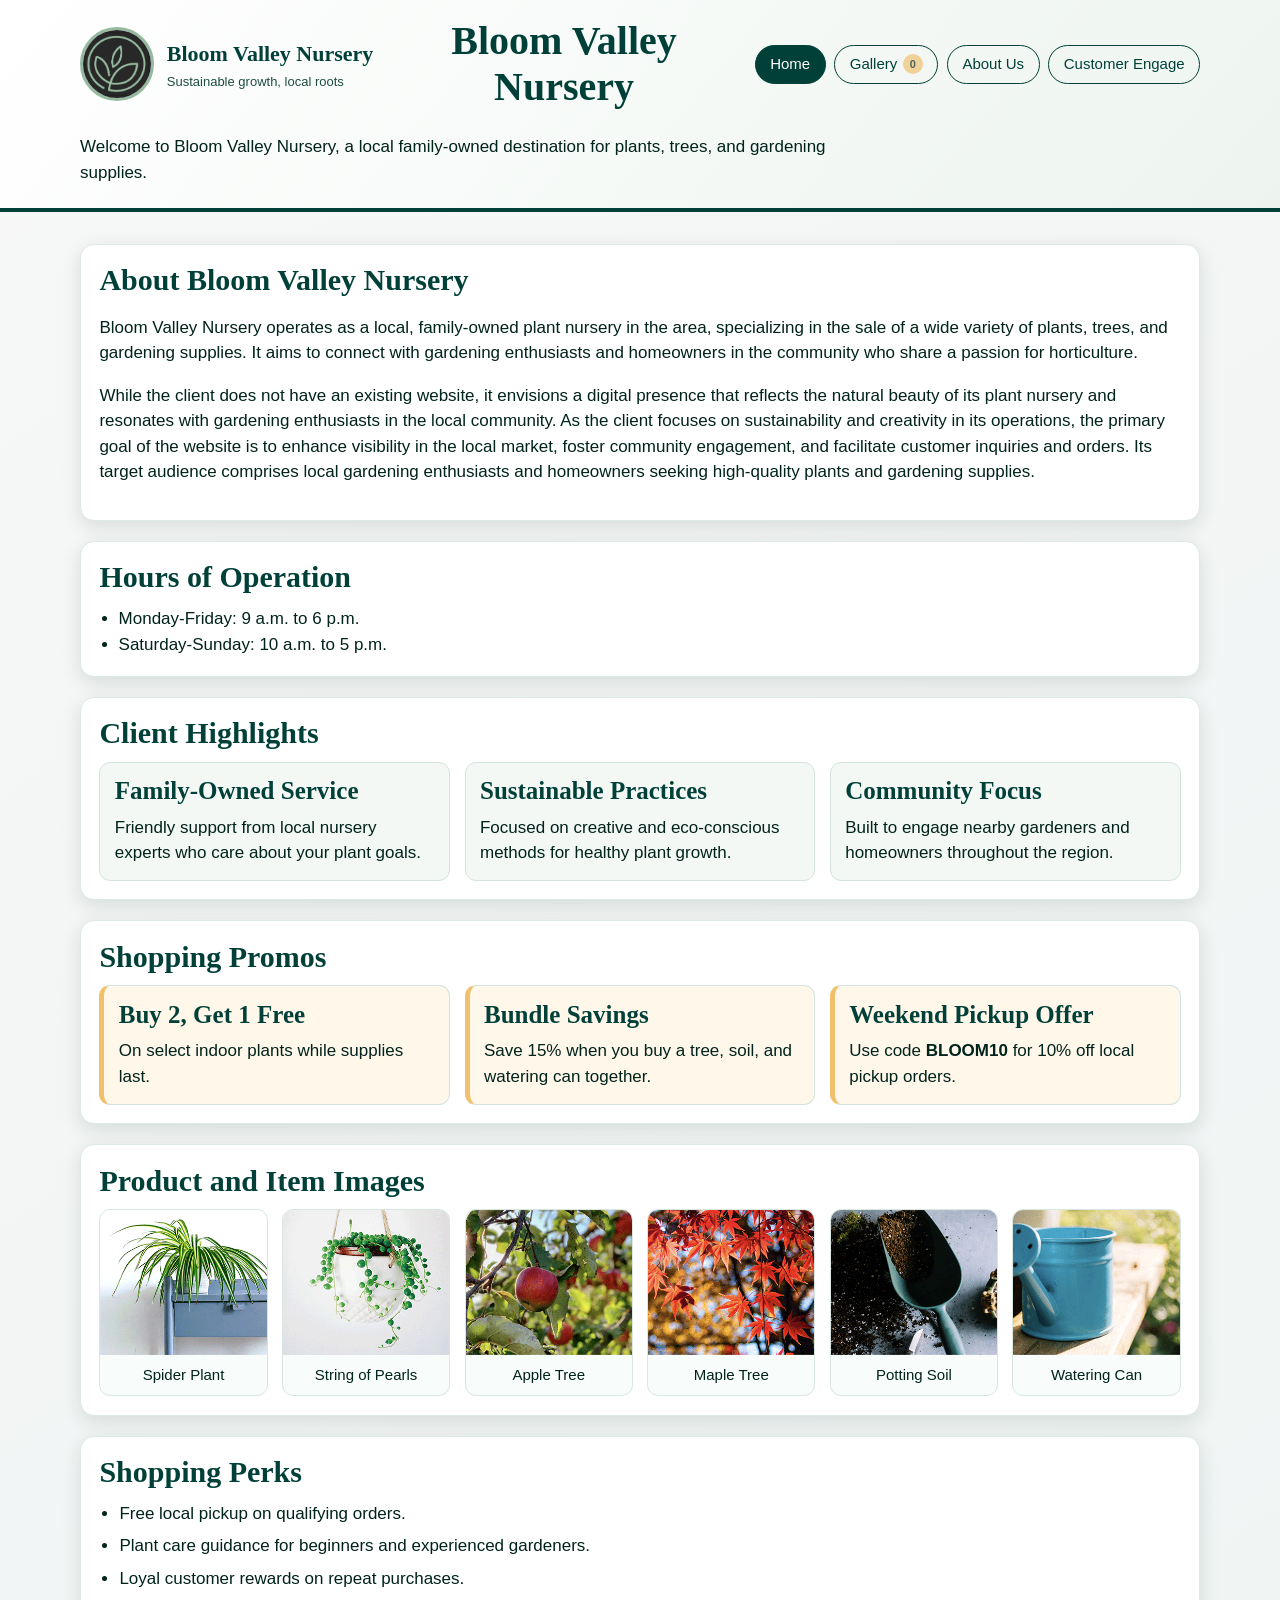
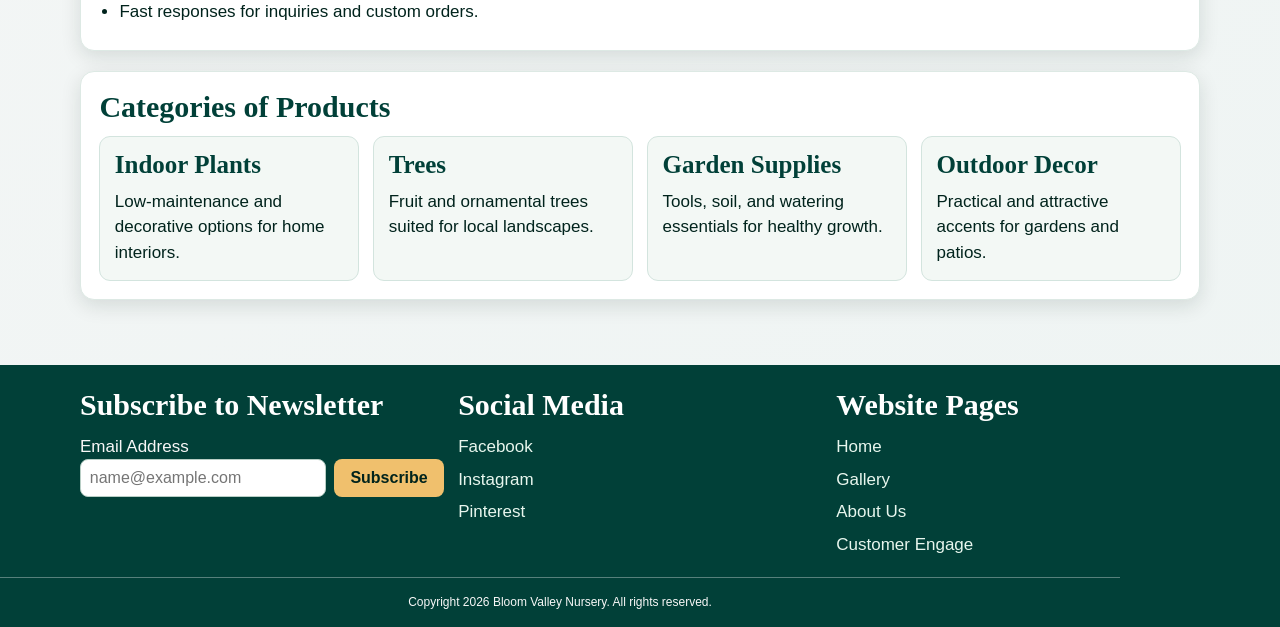
<file: index.html>
<!DOCTYPE html>
<html lang="en">
<head>
    <meta charset="UTF-8">
    <meta name="viewport" content="width=device-width, initial-scale=1.0">
    <title>Bloom Valley Nursery | Home</title>
    <link rel="stylesheet" href="CSS/styles.css">
</head>
<body>
    <a class="skip-link" href="#main-content">Skip to main content</a>
    <header class="site-header">
        <div class="container top-bar">
            <a class="brand" href="index.html">
                <img src="IMG/logos/Meadow mist.png" alt="Bloom Valley Nursery logo">
                <div class="brand-text">
                    <p class="brand-name">Bloom Valley Nursery</p>
                    <p class="brand-tagline">Sustainable growth, local roots</p>
                </div>
            </a>

            <h1 class="page-title">Bloom Valley Nursery</h1>

            <nav class="site-nav" aria-label="Primary Navigation">
                <ul>
                    <li><a class="active" href="index.html">Home</a></li>
                    <li><a href="HTML/Gallery.html">Gallery <span class="cart-badge js-cart-count" aria-label="Items in cart">0</span></a></li>
                    <li><a href="HTML/About-Us.html">About Us</a></li>
                    <li><a href="HTML/Customer-Engage.html">Customer Engage</a></li>
                </ul>
            </nav>
        </div>

        <div class="container hero">
            <p>Welcome to Bloom Valley Nursery, a local family-owned destination for plants, trees, and gardening supplies.</p>
        </div>
    </header>

    <main id="main-content" class="container">
        <section class="panel" aria-labelledby="about-title">
            <h2 id="about-title">About Bloom Valley Nursery</h2>
            <p>Bloom Valley Nursery operates as a local, family-owned plant nursery in the area, specializing in the sale of a wide variety of plants, trees, and gardening supplies. It aims to connect with gardening enthusiasts and homeowners in the community who share a passion for horticulture.</p>
            <p>While the client does not have an existing website, it envisions a digital presence that reflects the natural beauty of its plant nursery and resonates with gardening enthusiasts in the local community. As the client focuses on sustainability and creativity in its operations, the primary goal of the website is to enhance visibility in the local market, foster community engagement, and facilitate customer inquiries and orders. Its target audience comprises local gardening enthusiasts and homeowners seeking high-quality plants and gardening supplies.</p>
        </section>

        <section class="panel" aria-labelledby="hours-title">
            <h2 id="hours-title">Hours of Operation</h2>
            <ul class="hours-list">
                <li>Monday-Friday: 9 a.m. to 6 p.m.</li>
                <li>Saturday-Sunday: 10 a.m. to 5 p.m.</li>
            </ul>
        </section>

        <section class="panel" aria-labelledby="highlights-title">
            <h2 id="highlights-title">Client Highlights</h2>
            <div class="grid-three">
                <article class="card">
                    <h3>Family-Owned Service</h3>
                    <p>Friendly support from local nursery experts who care about your plant goals.</p>
                </article>
                <article class="card">
                    <h3>Sustainable Practices</h3>
                    <p>Focused on creative and eco-conscious methods for healthy plant growth.</p>
                </article>
                <article class="card">
                    <h3>Community Focus</h3>
                    <p>Built to engage nearby gardeners and homeowners throughout the region.</p>
                </article>
            </div>
        </section>

        <section class="panel" aria-labelledby="promos-title">
            <h2 id="promos-title">Shopping Promos</h2>
            <div class="grid-three">
                <article class="card promo">
                    <h3>Buy 2, Get 1 Free</h3>
                    <p>On select indoor plants while supplies last.</p>
                </article>
                <article class="card promo">
                    <h3>Bundle Savings</h3>
                    <p>Save 15% when you buy a tree, soil, and watering can together.</p>
                </article>
                <article class="card promo">
                    <h3>Weekend Pickup Offer</h3>
                    <p>Use code <strong>BLOOM10</strong> for 10% off local pickup orders.</p>
                </article>
            </div>
        </section>

        <section class="panel" aria-labelledby="images-title">
            <h2 id="images-title">Product and Item Images</h2>
            <div class="image-grid">
                <figure>
                    <img src="IMG/Client1_SpiderPlant.png" alt="Spider plant product image">
                    <figcaption>Spider Plant</figcaption>
                </figure>
                <figure>
                    <img src="IMG/Client1_StringofPearls.png" alt="String of Pearls product image">
                    <figcaption>String of Pearls</figcaption>
                </figure>
                <figure>
                    <img src="IMG/Client1_AppleTree.png" alt="Apple tree product image">
                    <figcaption>Apple Tree</figcaption>
                </figure>
                <figure>
                    <img src="IMG/Client1_MapleTree.png" alt="Maple tree product image">
                    <figcaption>Maple Tree</figcaption>
                </figure>
                <figure>
                    <img src="IMG/Client1_PottingSoil.png" alt="Potting soil product image">
                    <figcaption>Potting Soil</figcaption>
                </figure>
                <figure>
                    <img src="IMG/Client1_WateringCan.png" alt="Watering can product image">
                    <figcaption>Watering Can</figcaption>
                </figure>
            </div>
        </section>

        <section class="panel" aria-labelledby="perks-title">
            <h2 id="perks-title">Shopping Perks</h2>
            <ul class="perks-list">
                <li>Free local pickup on qualifying orders.</li>
                <li>Plant care guidance for beginners and experienced gardeners.</li>
                <li>Loyal customer rewards on repeat purchases.</li>
                <li>Fast responses for inquiries and custom orders.</li>
            </ul>
        </section>

        <section class="panel" aria-labelledby="categories-title">
            <h2 id="categories-title">Categories of Products</h2>
            <div class="grid-four">
                <article class="card">
                    <h3>Indoor Plants</h3>
                    <p>Low-maintenance and decorative options for home interiors.</p>
                </article>
                <article class="card">
                    <h3>Trees</h3>
                    <p>Fruit and ornamental trees suited for local landscapes.</p>
                </article>
                <article class="card">
                    <h3>Garden Supplies</h3>
                    <p>Tools, soil, and watering essentials for healthy growth.</p>
                </article>
                <article class="card">
                    <h3>Outdoor Decor</h3>
                    <p>Practical and attractive accents for gardens and patios.</p>
                </article>
            </div>
        </section>
    </main>

    <footer class="site-footer">
        <div class="container footer-grid">
            <section aria-labelledby="newsletter-title">
                <h2 id="newsletter-title">Subscribe to Newsletter</h2>
                <form action="#" method="post">
                    <label for="newsletter-email">Email Address</label>
                    <div class="newsletter-row">
                        <input id="newsletter-email" name="newsletter-email" type="email" required placeholder="name@example.com">
                        <button type="submit" class="js-subscribe-btn">Subscribe</button>
                    </div>
                </form>
            </section>

            <section aria-labelledby="social-title">
                <h2 id="social-title">Social Media</h2>
                <ul class="social-links">
                    <li><a href="https://www.facebook.com" target="_blank" rel="noopener noreferrer">Facebook</a></li>
                    <li><a href="https://www.instagram.com" target="_blank" rel="noopener noreferrer">Instagram</a></li>
                    <li><a href="https://www.pinterest.com" target="_blank" rel="noopener noreferrer">Pinterest</a></li>
                </ul>
            </section>

            <section aria-labelledby="footer-nav-title">
                <h2 id="footer-nav-title">Website Pages</h2>
                <ul class="footer-links">
                    <li><a href="index.html">Home</a></li>
                    <li><a href="HTML/Gallery.html">Gallery</a></li>
                    <li><a href="HTML/About-Us.html">About Us</a></li>
                    <li><a href="HTML/Customer-Engage.html">Customer Engage</a></li>
                </ul>
            </section>
        </div>

        <p class="container footer-note">Copyright 2026 Bloom Valley Nursery. All rights reserved.</p>
    </footer>
    <script src="JS/site-alerts.js"></script>
</body>
</html>
</file>
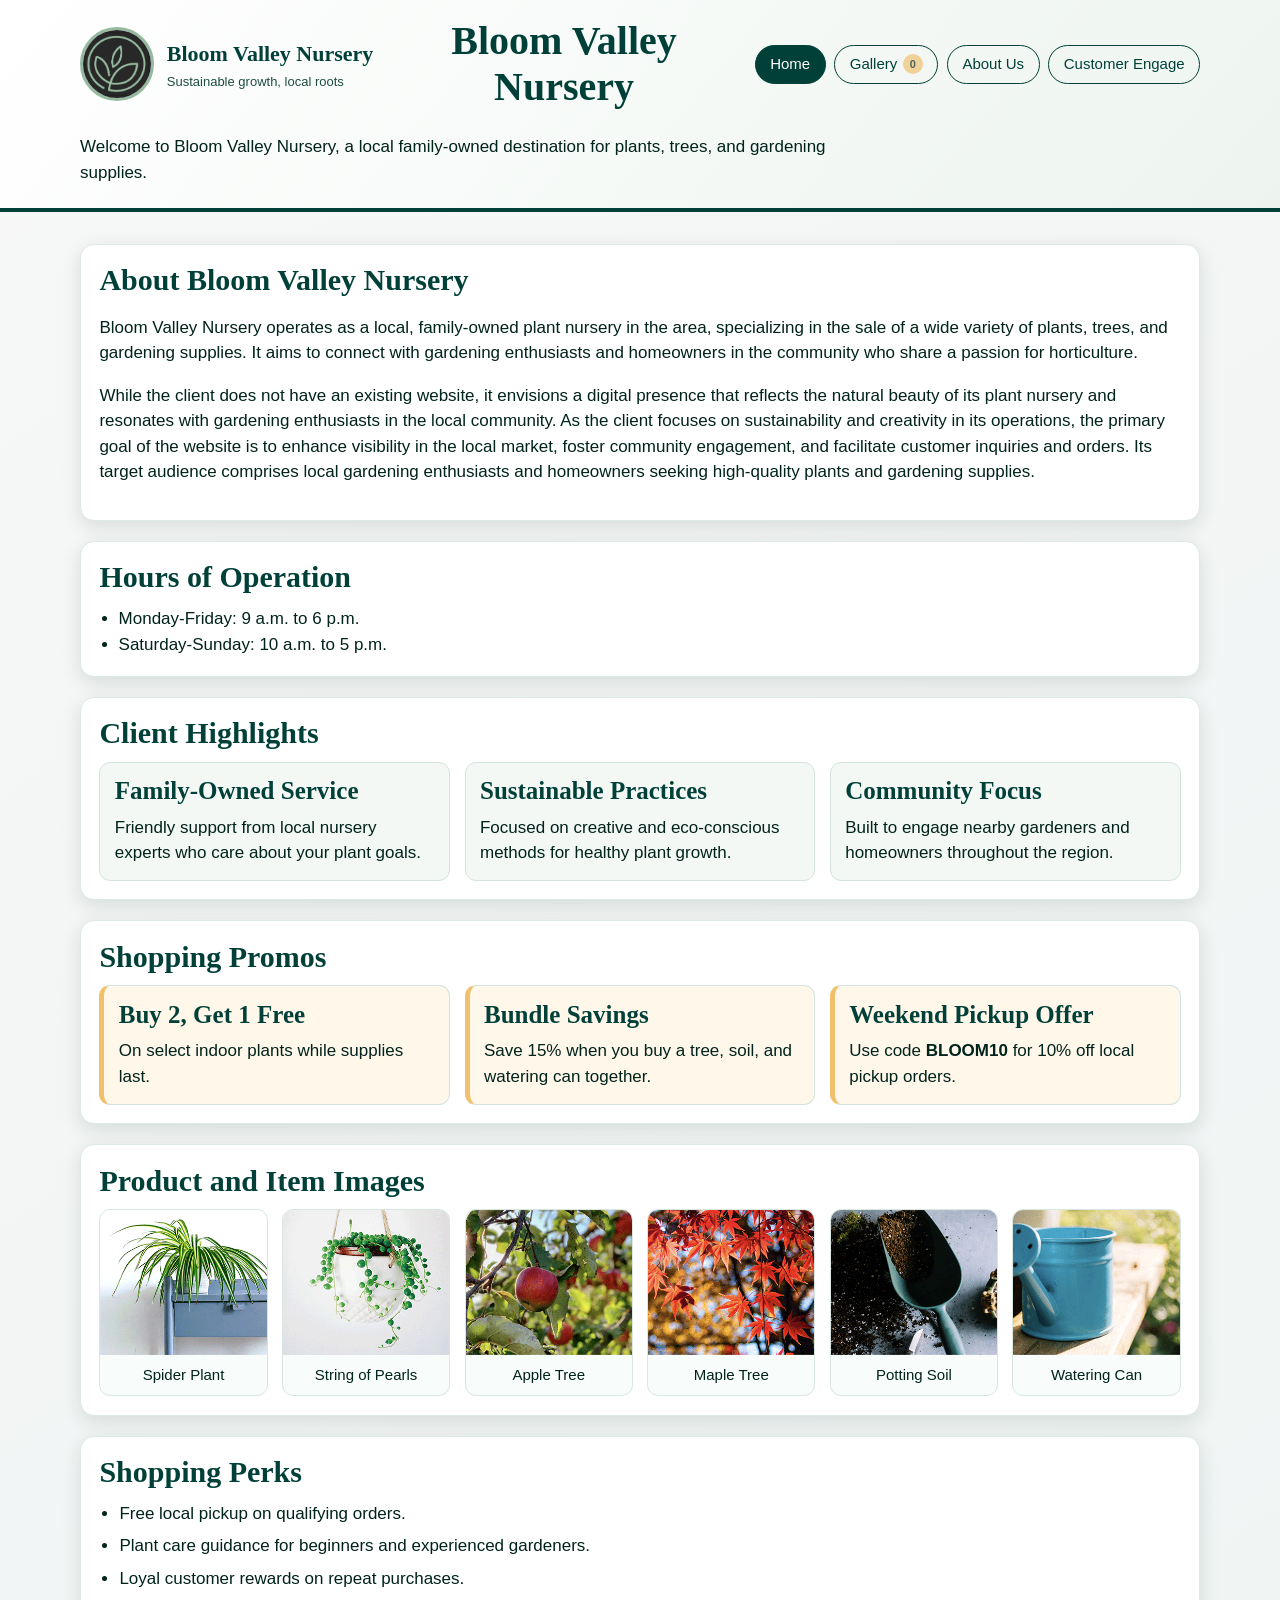
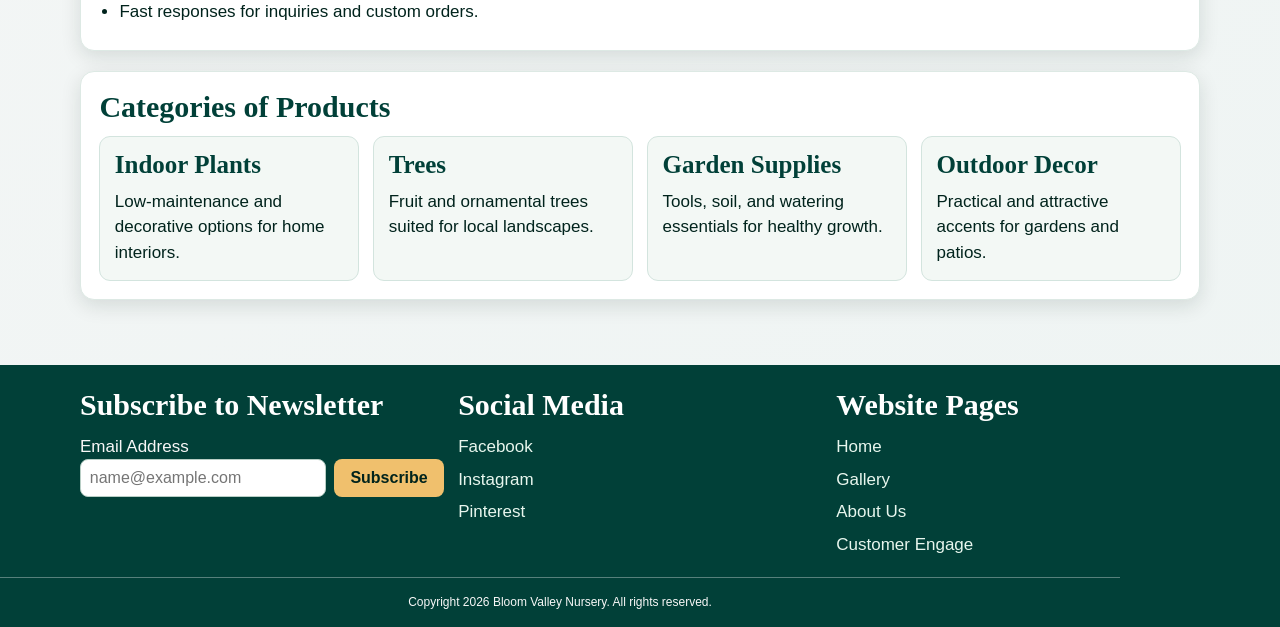
<file: HTML/Index.html>
<!DOCTYPE html>
<html lang="en">
<head>
    <meta charset="UTF-8">
    <meta name="viewport" content="width=device-width, initial-scale=1.0">
    <title>Bloom Valley Nursery | Home</title>
    <link rel="stylesheet" href="../CSS/styles.css">
</head>
<body>
    <a class="skip-link" href="#main-content">Skip to main content</a>
    <header class="site-header">
        <div class="container top-bar">
            <a class="brand" href="Index.html">
                <img src="../IMG/logos/Meadow mist.png" alt="Bloom Valley Nursery logo">
                <div class="brand-text">
                    <p class="brand-name">Bloom Valley Nursery</p>
                    <p class="brand-tagline">Sustainable growth, local roots</p>
                </div>
            </a>

            <h1 class="page-title">Bloom Valley Nursery</h1>

            <nav class="site-nav" aria-label="Primary Navigation">
                <ul>
                    <li><a class="active" href="Index.html">Home</a></li>
                    <li><a href="Gallery.html">Gallery <span class="cart-badge js-cart-count" aria-label="Items in cart">0</span></a></li>
                    <li><a href="About-Us.html">About Us</a></li>
                    <li><a href="Customer-Engage.html">Customer Engage</a></li>
                </ul>
            </nav>
        </div>

        <div class="container hero">
            <p>Welcome to Bloom Valley Nursery, a local family-owned destination for plants, trees, and gardening supplies.</p>
        </div>
    </header>

    <main id="main-content" class="container">
        <section class="panel" aria-labelledby="about-title">
            <h2 id="about-title">About Bloom Valley Nursery</h2>
            <p>Bloom Valley Nursery operates as a local, family-owned plant nursery in the area, specializing in the sale of a wide variety of plants, trees, and gardening supplies. It aims to connect with gardening enthusiasts and homeowners in the community who share a passion for horticulture.</p>
            <p>While the client does not have an existing website, it envisions a digital presence that reflects the natural beauty of its plant nursery and resonates with gardening enthusiasts in the local community. As the client focuses on sustainability and creativity in its operations, the primary goal of the website is to enhance visibility in the local market, foster community engagement, and facilitate customer inquiries and orders. Its target audience comprises local gardening enthusiasts and homeowners seeking high-quality plants and gardening supplies.</p>
        </section>

        <section class="panel" aria-labelledby="hours-title">
            <h2 id="hours-title">Hours of Operation</h2>
            <ul class="hours-list">
                <li>Monday-Friday: 9 a.m. to 6 p.m.</li>
                <li>Saturday-Sunday: 10 a.m. to 5 p.m.</li>
            </ul>
        </section>

        <section class="panel" aria-labelledby="highlights-title">
            <h2 id="highlights-title">Client Highlights</h2>
            <div class="grid-three">
                <article class="card">
                    <h3>Family-Owned Service</h3>
                    <p>Friendly support from local nursery experts who care about your plant goals.</p>
                </article>
                <article class="card">
                    <h3>Sustainable Practices</h3>
                    <p>Focused on creative and eco-conscious methods for healthy plant growth.</p>
                </article>
                <article class="card">
                    <h3>Community Focus</h3>
                    <p>Built to engage nearby gardeners and homeowners throughout the region.</p>
                </article>
            </div>
        </section>

        <section class="panel" aria-labelledby="promos-title">
            <h2 id="promos-title">Shopping Promos</h2>
            <div class="grid-three">
                <article class="card promo">
                    <h3>Buy 2, Get 1 Free</h3>
                    <p>On select indoor plants while supplies last.</p>
                </article>
                <article class="card promo">
                    <h3>Bundle Savings</h3>
                    <p>Save 15% when you buy a tree, soil, and watering can together.</p>
                </article>
                <article class="card promo">
                    <h3>Weekend Pickup Offer</h3>
                    <p>Use code <strong>BLOOM10</strong> for 10% off local pickup orders.</p>
                </article>
            </div>
        </section>

        <section class="panel" aria-labelledby="images-title">
            <h2 id="images-title">Product and Item Images</h2>
            <div class="image-grid">
                <figure>
                    <img src="../IMG/Client1_SpiderPlant.png" alt="Spider plant product image">
                    <figcaption>Spider Plant</figcaption>
                </figure>
                <figure>
                    <img src="../IMG/Client1_StringofPearls.png" alt="String of Pearls product image">
                    <figcaption>String of Pearls</figcaption>
                </figure>
                <figure>
                    <img src="../IMG/Client1_AppleTree.png" alt="Apple tree product image">
                    <figcaption>Apple Tree</figcaption>
                </figure>
                <figure>
                    <img src="../IMG/Client1_MapleTree.png" alt="Maple tree product image">
                    <figcaption>Maple Tree</figcaption>
                </figure>
                <figure>
                    <img src="../IMG/Client1_PottingSoil.png" alt="Potting soil product image">
                    <figcaption>Potting Soil</figcaption>
                </figure>
                <figure>
                    <img src="../IMG/Client1_WateringCan.png" alt="Watering can product image">
                    <figcaption>Watering Can</figcaption>
                </figure>
            </div>
        </section>

        <section class="panel" aria-labelledby="perks-title">
            <h2 id="perks-title">Shopping Perks</h2>
            <ul class="perks-list">
                <li>Free local pickup on qualifying orders.</li>
                <li>Plant care guidance for beginners and experienced gardeners.</li>
                <li>Loyal customer rewards on repeat purchases.</li>
                <li>Fast responses for inquiries and custom orders.</li>
            </ul>
        </section>

        <section class="panel" aria-labelledby="categories-title">
            <h2 id="categories-title">Categories of Products</h2>
            <div class="grid-four">
                <article class="card">
                    <h3>Indoor Plants</h3>
                    <p>Low-maintenance and decorative options for home interiors.</p>
                </article>
                <article class="card">
                    <h3>Trees</h3>
                    <p>Fruit and ornamental trees suited for local landscapes.</p>
                </article>
                <article class="card">
                    <h3>Garden Supplies</h3>
                    <p>Tools, soil, and watering essentials for healthy growth.</p>
                </article>
                <article class="card">
                    <h3>Outdoor Decor</h3>
                    <p>Practical and attractive accents for gardens and patios.</p>
                </article>
            </div>
        </section>
    </main>

    <footer class="site-footer">
        <div class="container footer-grid">
            <section aria-labelledby="newsletter-title">
                <h2 id="newsletter-title">Subscribe to Newsletter</h2>
                <form action="#" method="post">
                    <label for="newsletter-email">Email Address</label>
                    <div class="newsletter-row">
                        <input id="newsletter-email" name="newsletter-email" type="email" required placeholder="name@example.com">
                        <button type="submit" class="js-subscribe-btn">Subscribe</button>
                    </div>
                </form>
            </section>

            <section aria-labelledby="social-title">
                <h2 id="social-title">Social Media</h2>
                <ul class="social-links">
                    <li><a href="https://www.facebook.com" target="_blank" rel="noopener noreferrer">Facebook</a></li>
                    <li><a href="https://www.instagram.com" target="_blank" rel="noopener noreferrer">Instagram</a></li>
                    <li><a href="https://www.pinterest.com" target="_blank" rel="noopener noreferrer">Pinterest</a></li>
                </ul>
            </section>

            <section aria-labelledby="footer-nav-title">
                <h2 id="footer-nav-title">Website Pages</h2>
                <ul class="footer-links">
                    <li><a href="Index.html">Home</a></li>
                    <li><a href="Gallery.html">Gallery</a></li>
                    <li><a href="About-Us.html">About Us</a></li>
                    <li><a href="Customer-Engage.html">Customer Engage</a></li>
                </ul>
            </section>
        </div>

        <p class="container footer-note">Copyright 2026 Bloom Valley Nursery. All rights reserved.</p>
    </footer>
    <script src="../JS/site-alerts.js"></script>
</body>
</html>
</file>
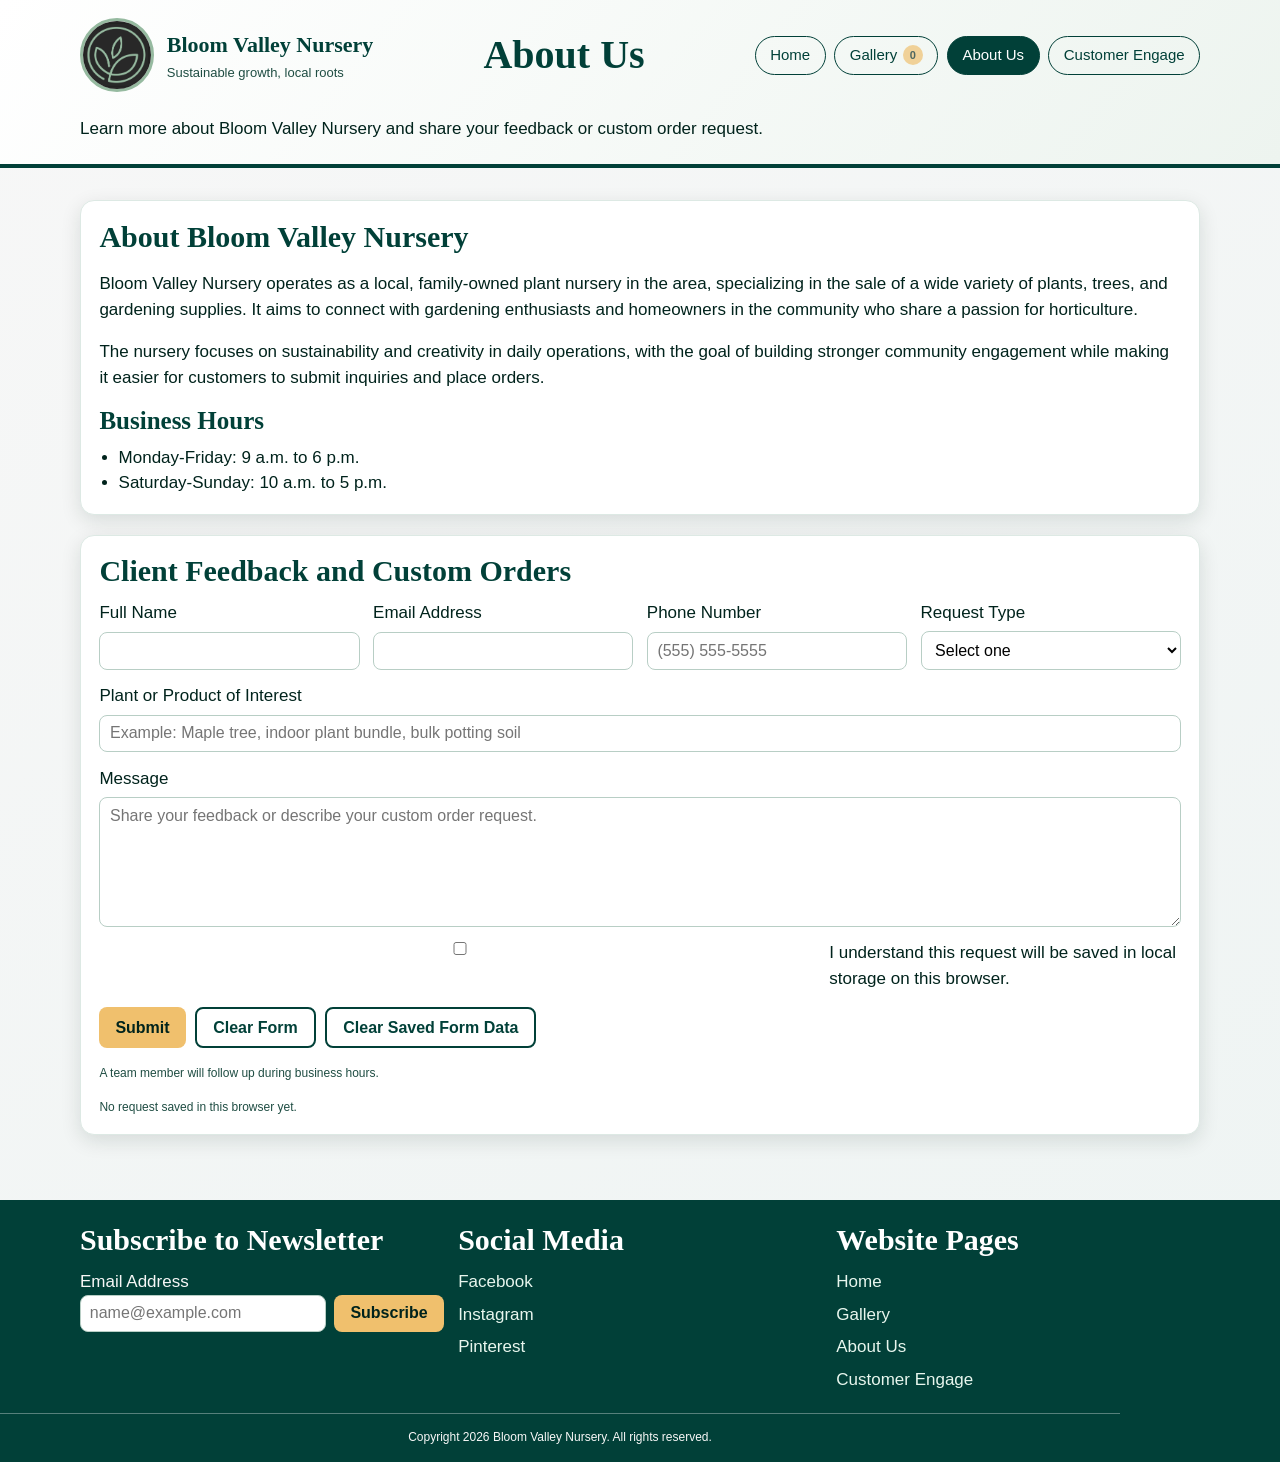
<file: HTML/About-Us.html>
<!DOCTYPE html>
<html lang="en">
<head>
    <meta charset="UTF-8">
    <meta name="viewport" content="width=device-width, initial-scale=1.0">
    <title>Bloom Valley Nursery | About Us</title>
    <link rel="stylesheet" href="../CSS/styles.css">
</head>
<body>
    <a class="skip-link" href="#main-content">Skip to main content</a>
    <header class="site-header">
        <div class="container top-bar">
            <a class="brand" href="../index.html">
                <img src="../IMG/logos/Meadow mist.png" alt="Bloom Valley Nursery logo">
                <div class="brand-text">
                    <p class="brand-name">Bloom Valley Nursery</p>
                    <p class="brand-tagline">Sustainable growth, local roots</p>
                </div>
            </a>

            <h1 class="page-title">About Us</h1>

            <nav class="site-nav" aria-label="Primary Navigation">
                <ul>
                    <li><a href="../index.html">Home</a></li>
                    <li><a href="Gallery.html">Gallery <span class="cart-badge js-cart-count" aria-label="Items in cart">0</span></a></li>
                    <li><a class="active" href="About-Us.html">About Us</a></li>
                    <li><a href="Customer-Engage.html">Customer Engage</a></li>
                </ul>
            </nav>
        </div>

        <div class="container hero">
            <p>Learn more about Bloom Valley Nursery and share your feedback or custom order request.</p>
        </div>
    </header>

    <main id="main-content" class="container">
        <section class="panel" aria-labelledby="about-client-title">
            <h2 id="about-client-title">About Bloom Valley Nursery</h2>
            <p>Bloom Valley Nursery operates as a local, family-owned plant nursery in the area, specializing in the sale of a wide variety of plants, trees, and gardening supplies. It aims to connect with gardening enthusiasts and homeowners in the community who share a passion for horticulture.</p>
            <p>The nursery focuses on sustainability and creativity in daily operations, with the goal of building stronger community engagement while making it easier for customers to submit inquiries and place orders.</p>

            <h3>Business Hours</h3>
            <ul class="hours-list">
                <li>Monday-Friday: 9 a.m. to 6 p.m.</li>
                <li>Saturday-Sunday: 10 a.m. to 5 p.m.</li>
            </ul>
        </section>

        <section class="panel" aria-labelledby="feedback-form-title">
            <h2 id="feedback-form-title">Client Feedback and Custom Orders</h2>
            <form id="feedback-order-form" class="feedback-form" action="#" method="post">
                <div class="form-grid">
                    <div class="form-field">
                        <label for="full-name">Full Name</label>
                        <input id="full-name" name="full-name" type="text" maxlength="80" minlength="2" autocomplete="name" required>
                    </div>

                    <div class="form-field">
                        <label for="email">Email Address</label>
                        <input id="email" name="email" type="email" maxlength="120" autocomplete="email" required>
                    </div>

                    <div class="form-field">
                        <label for="phone">Phone Number</label>
                        <input id="phone" name="phone" type="tel" maxlength="20" autocomplete="tel" pattern="^[0-9+\-\s()]{7,20}$" placeholder="(555) 555-5555">
                    </div>

                    <div class="form-field">
                        <label for="request-type">Request Type</label>
                        <select id="request-type" name="request-type" required>
                            <option value="">Select one</option>
                            <option value="feedback">Client Feedback</option>
                            <option value="custom-order">Custom Order Request</option>
                        </select>
                    </div>

                    <div class="form-field form-field-full">
                        <label for="item-interest">Plant or Product of Interest</label>
                        <input id="item-interest" name="item-interest" type="text" maxlength="120" placeholder="Example: Maple tree, indoor plant bundle, bulk potting soil">
                    </div>

                    <div class="form-field form-field-full">
                        <label for="message">Message</label>
                        <textarea id="message" name="message" maxlength="1000" minlength="8" required placeholder="Share your feedback or describe your custom order request."></textarea>
                    </div>

                    <div class="form-field form-field-full">
                        <label class="checkbox-row" for="storage-consent">
                            <input id="storage-consent" name="storage-consent" type="checkbox" required>
                            I understand this request will be saved in local storage on this browser.
                        </label>
                    </div>
                </div>

                <div class="form-actions">
                    <button type="submit" class="js-contact-submit">Submit</button>
                    <button type="reset" class="btn-outline">Clear Form</button>
                    <button type="button" class="btn-outline js-clear-local-data">Clear Saved Form Data</button>
                </div>
                <p class="form-note">A team member will follow up during business hours.</p>
                <p id="storage-status" class="form-note" aria-live="polite">No request saved in this browser yet.</p>
            </form>
        </section>
    </main>

    <footer class="site-footer">
        <div class="container footer-grid">
            <section aria-labelledby="newsletter-title">
                <h2 id="newsletter-title">Subscribe to Newsletter</h2>
                <form action="#" method="post">
                    <label for="newsletter-email">Email Address</label>
                    <div class="newsletter-row">
                        <input id="newsletter-email" name="newsletter-email" type="email" required placeholder="name@example.com">
                        <button type="submit" class="js-subscribe-btn">Subscribe</button>
                    </div>
                </form>
            </section>

            <section aria-labelledby="social-title">
                <h2 id="social-title">Social Media</h2>
                <ul class="social-links">
                    <li><a href="https://www.facebook.com" target="_blank" rel="noopener noreferrer">Facebook</a></li>
                    <li><a href="https://www.instagram.com" target="_blank" rel="noopener noreferrer">Instagram</a></li>
                    <li><a href="https://www.pinterest.com" target="_blank" rel="noopener noreferrer">Pinterest</a></li>
                </ul>
            </section>

            <section aria-labelledby="footer-nav-title">
                <h2 id="footer-nav-title">Website Pages</h2>
                <ul class="footer-links">
                    <li><a href="../index.html">Home</a></li>
                    <li><a href="Gallery.html">Gallery</a></li>
                    <li><a href="About-Us.html">About Us</a></li>
                    <li><a href="Customer-Engage.html">Customer Engage</a></li>
                </ul>
            </section>
        </div>

        <p class="container footer-note">Copyright 2026 Bloom Valley Nursery. All rights reserved.</p>
    </footer>
    <script src="../JS/site-alerts.js"></script>
</body>
</html>
</file>
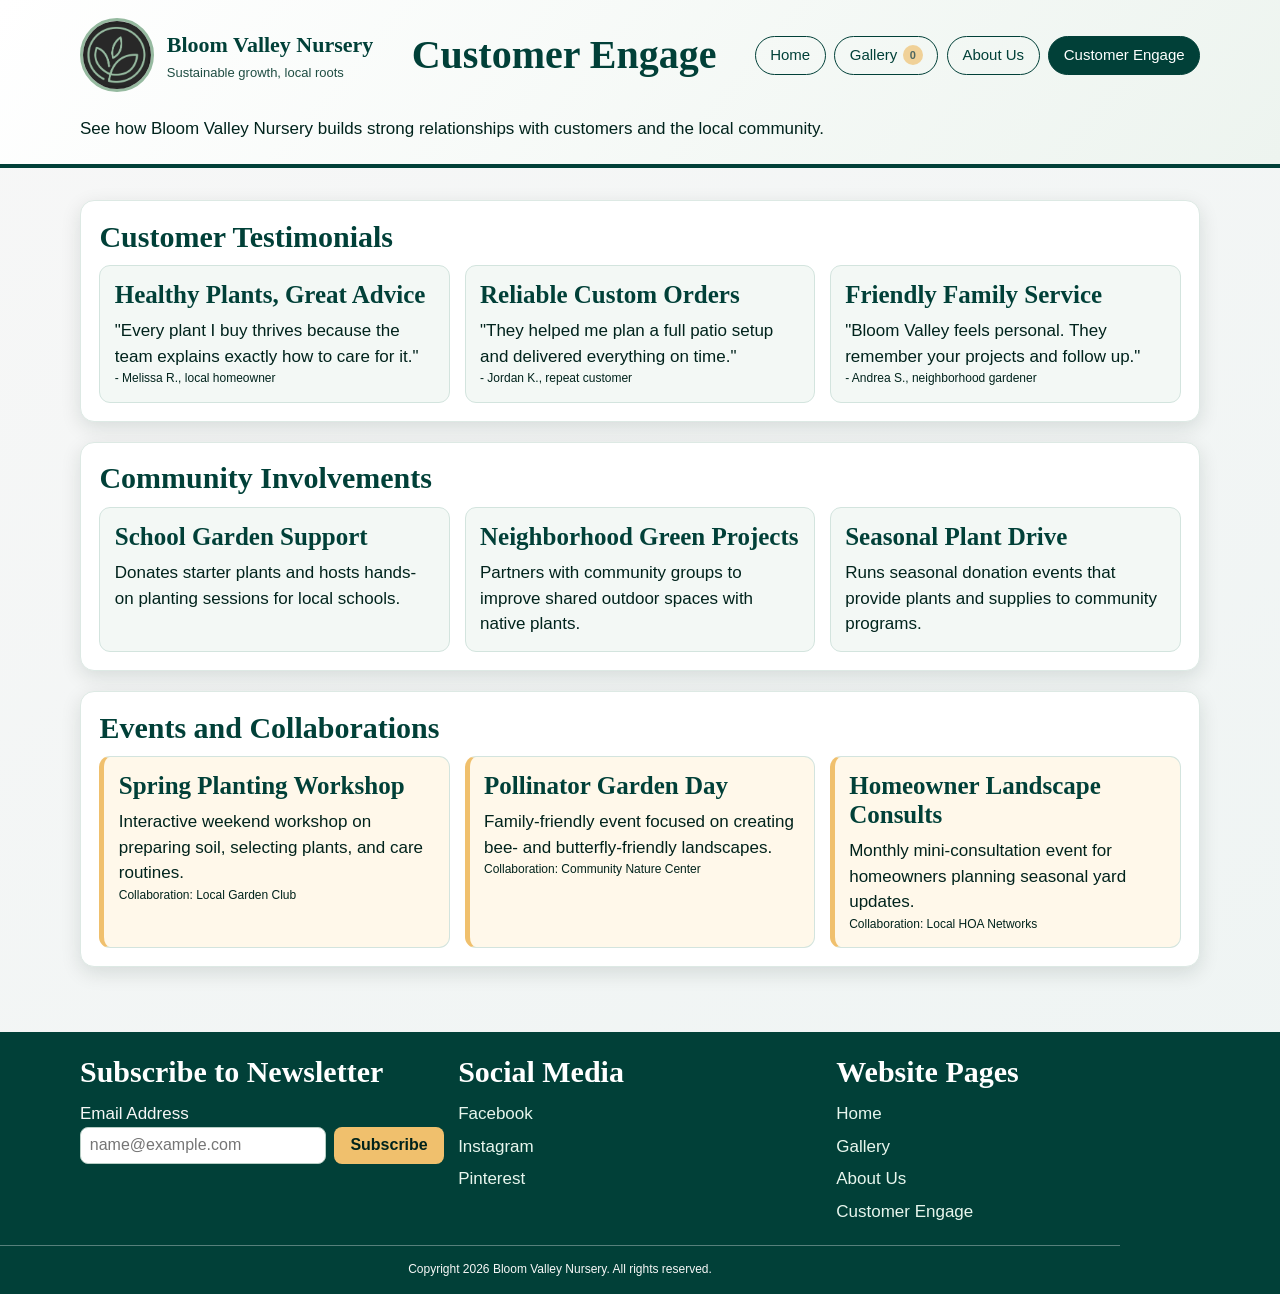
<file: HTML/Customer-Engage.html>
<!DOCTYPE html>
<html lang="en">
<head>
    <meta charset="UTF-8">
    <meta name="viewport" content="width=device-width, initial-scale=1.0">
    <title>Bloom Valley Nursery | Customer Engage</title>
    <link rel="stylesheet" href="../CSS/styles.css">
</head>
<body>
    <a class="skip-link" href="#main-content">Skip to main content</a>
    <header class="site-header">
        <div class="container top-bar">
            <a class="brand" href="../index.html">
                <img src="../IMG/logos/Meadow mist.png" alt="Bloom Valley Nursery logo">
                <div class="brand-text">
                    <p class="brand-name">Bloom Valley Nursery</p>
                    <p class="brand-tagline">Sustainable growth, local roots</p>
                </div>
            </a>

            <h1 class="page-title">Customer Engage</h1>

            <nav class="site-nav" aria-label="Primary Navigation">
                <ul>
                    <li><a href="../index.html">Home</a></li>
                    <li><a href="Gallery.html">Gallery <span class="cart-badge js-cart-count" aria-label="Items in cart">0</span></a></li>
                    <li><a href="About-Us.html">About Us</a></li>
                    <li><a class="active" href="Customer-Engage.html">Customer Engage</a></li>
                </ul>
            </nav>
        </div>

        <div class="container hero">
            <p>See how Bloom Valley Nursery builds strong relationships with customers and the local community.</p>
        </div>
    </header>

    <main id="main-content" class="container">
        <section class="panel" aria-labelledby="testimonials-title">
            <h2 id="testimonials-title">Customer Testimonials</h2>
            <div class="grid-three">
                <article class="card">
                    <h3>Healthy Plants, Great Advice</h3>
                    <p>"Every plant I buy thrives because the team explains exactly how to care for it."</p>
                    <p class="small-text">- Melissa R., local homeowner</p>
                </article>
                <article class="card">
                    <h3>Reliable Custom Orders</h3>
                    <p>"They helped me plan a full patio setup and delivered everything on time."</p>
                    <p class="small-text">- Jordan K., repeat customer</p>
                </article>
                <article class="card">
                    <h3>Friendly Family Service</h3>
                    <p>"Bloom Valley feels personal. They remember your projects and follow up."</p>
                    <p class="small-text">- Andrea S., neighborhood gardener</p>
                </article>
            </div>
        </section>

        <section class="panel" aria-labelledby="community-title">
            <h2 id="community-title">Community Involvements</h2>
            <div class="grid-three">
                <article class="card">
                    <h3>School Garden Support</h3>
                    <p>Donates starter plants and hosts hands-on planting sessions for local schools.</p>
                </article>
                <article class="card">
                    <h3>Neighborhood Green Projects</h3>
                    <p>Partners with community groups to improve shared outdoor spaces with native plants.</p>
                </article>
                <article class="card">
                    <h3>Seasonal Plant Drive</h3>
                    <p>Runs seasonal donation events that provide plants and supplies to community programs.</p>
                </article>
            </div>
        </section>

        <section class="panel" aria-labelledby="events-title">
            <h2 id="events-title">Events and Collaborations</h2>
            <div class="grid-three">
                <article class="card promo">
                    <h3>Spring Planting Workshop</h3>
                    <p>Interactive weekend workshop on preparing soil, selecting plants, and care routines.</p>
                    <p class="small-text">Collaboration: Local Garden Club</p>
                </article>
                <article class="card promo">
                    <h3>Pollinator Garden Day</h3>
                    <p>Family-friendly event focused on creating bee- and butterfly-friendly landscapes.</p>
                    <p class="small-text">Collaboration: Community Nature Center</p>
                </article>
                <article class="card promo">
                    <h3>Homeowner Landscape Consults</h3>
                    <p>Monthly mini-consultation event for homeowners planning seasonal yard updates.</p>
                    <p class="small-text">Collaboration: Local HOA Networks</p>
                </article>
            </div>
        </section>
    </main>

    <footer class="site-footer">
        <div class="container footer-grid">
            <section aria-labelledby="newsletter-title">
                <h2 id="newsletter-title">Subscribe to Newsletter</h2>
                <form action="#" method="post">
                    <label for="newsletter-email">Email Address</label>
                    <div class="newsletter-row">
                        <input id="newsletter-email" name="newsletter-email" type="email" required placeholder="name@example.com">
                        <button type="submit" class="js-subscribe-btn">Subscribe</button>
                    </div>
                </form>
            </section>

            <section aria-labelledby="social-title">
                <h2 id="social-title">Social Media</h2>
                <ul class="social-links">
                    <li><a href="https://www.facebook.com" target="_blank" rel="noopener noreferrer">Facebook</a></li>
                    <li><a href="https://www.instagram.com" target="_blank" rel="noopener noreferrer">Instagram</a></li>
                    <li><a href="https://www.pinterest.com" target="_blank" rel="noopener noreferrer">Pinterest</a></li>
                </ul>
            </section>

            <section aria-labelledby="footer-nav-title">
                <h2 id="footer-nav-title">Website Pages</h2>
                <ul class="footer-links">
                    <li><a href="../index.html">Home</a></li>
                    <li><a href="Gallery.html">Gallery</a></li>
                    <li><a href="About-Us.html">About Us</a></li>
                    <li><a href="Customer-Engage.html">Customer Engage</a></li>
                </ul>
            </section>
        </div>

        <p class="container footer-note">Copyright 2026 Bloom Valley Nursery. All rights reserved.</p>
    </footer>
    <script src="../JS/site-alerts.js"></script>
</body>
</html>
</file>
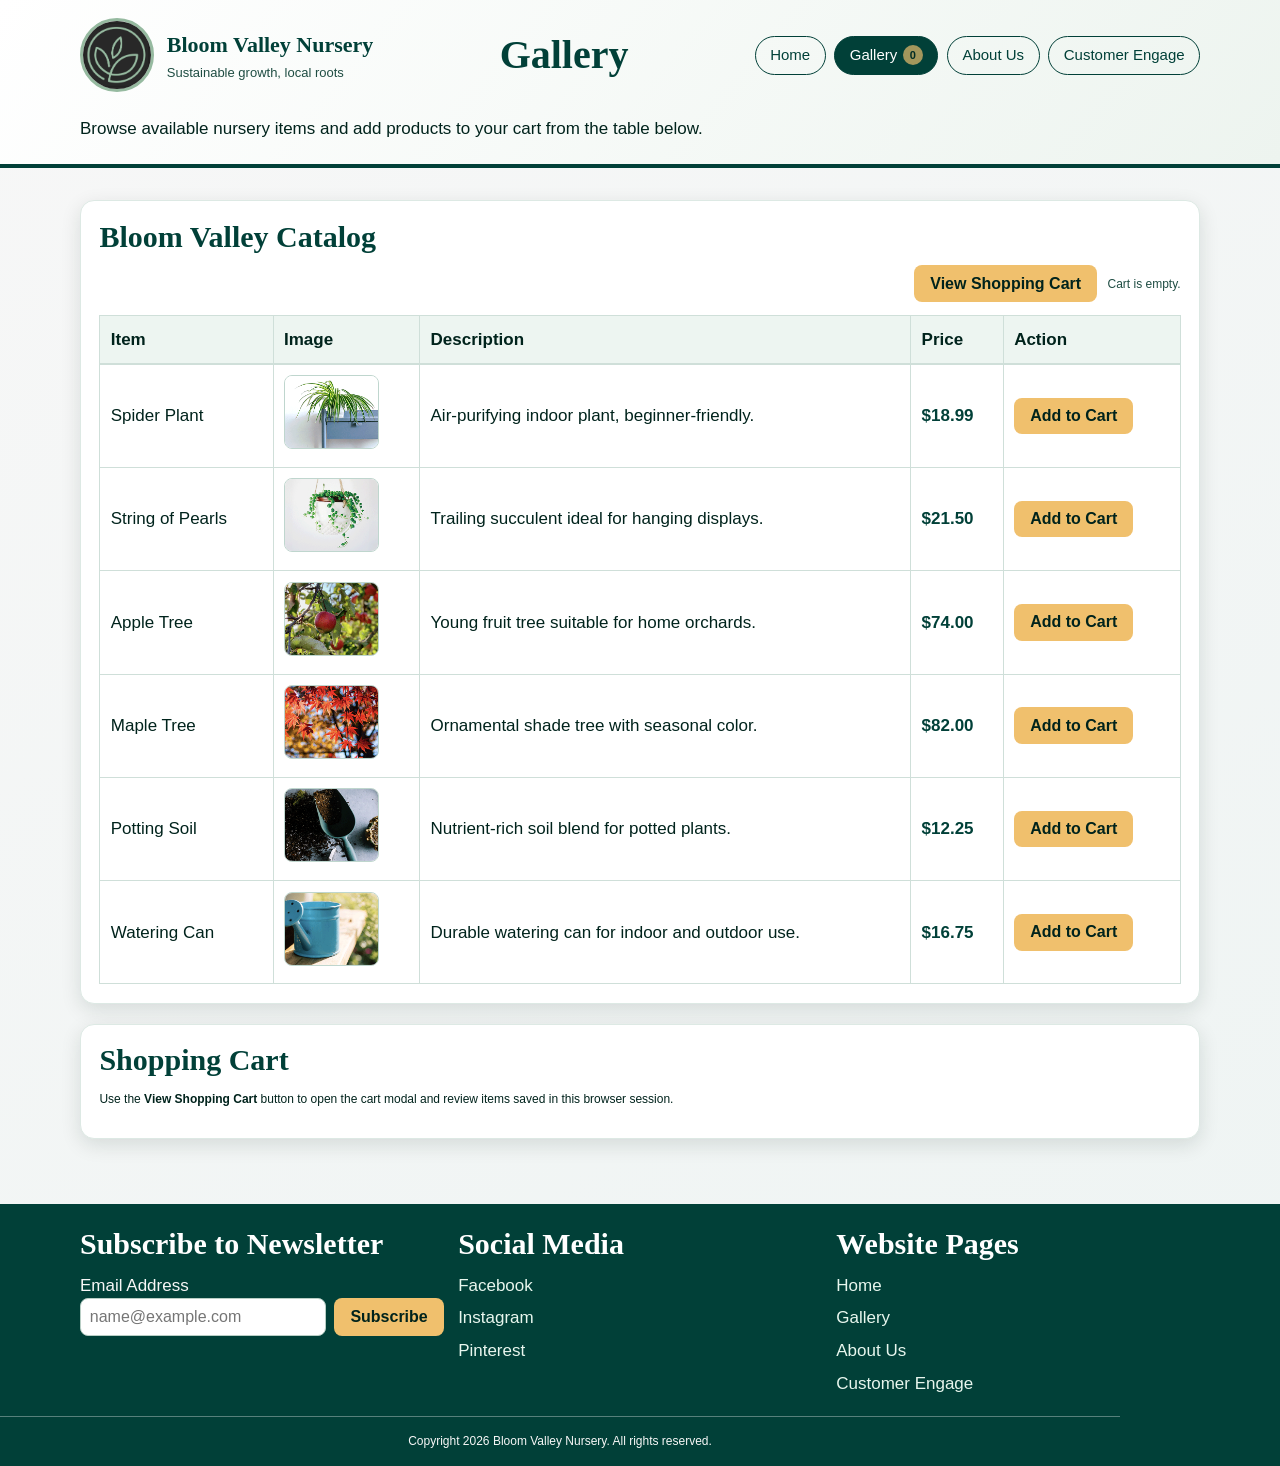
<file: HTML/Gallery.html>
<!DOCTYPE html>
<html lang="en">
<head>
    <meta charset="UTF-8">
    <meta name="viewport" content="width=device-width, initial-scale=1.0">
    <title>Bloom Valley Nursery | Gallery</title>
    <link rel="stylesheet" href="../CSS/styles.css">
</head>
<body>
    <a class="skip-link" href="#main-content">Skip to main content</a>
    <header class="site-header">
        <div class="container top-bar">
            <a class="brand" href="../index.html">
                <img src="../IMG/logos/Meadow mist.png" alt="Bloom Valley Nursery logo">
                <div class="brand-text">
                    <p class="brand-name">Bloom Valley Nursery</p>
                    <p class="brand-tagline">Sustainable growth, local roots</p>
                </div>
            </a>

            <h1 class="page-title">Gallery</h1>

            <nav class="site-nav" aria-label="Primary Navigation">
                <ul>
                    <li><a href="../index.html">Home</a></li>
                    <li><a class="active" href="Gallery.html">Gallery <span class="cart-badge js-cart-count" aria-label="Items in cart">0</span></a></li>
                    <li><a href="About-Us.html">About Us</a></li>
                    <li><a href="Customer-Engage.html">Customer Engage</a></li>
                </ul>
            </nav>
        </div>

        <div class="container hero">
            <p>Browse available nursery items and add products to your cart from the table below.</p>
        </div>
    </header>

    <main id="main-content" class="container">
        <section class="panel" id="catalog" aria-labelledby="catalog-title">
            <h2 id="catalog-title">Bloom Valley Catalog</h2>
            <div class="cart-toolbar">
                <button type="button" class="btn js-view-cart">View Shopping Cart</button>
                <p id="cart-status" class="small-text cart-status" aria-live="polite">Cart is empty.</p>
            </div>

            <div class="table-wrap">
                <table class="gallery-table">
                    <caption class="sr-only">Items for sale at Bloom Valley Nursery</caption>
                    <thead>
                        <tr>
                            <th scope="col">Item</th>
                            <th scope="col">Image</th>
                            <th scope="col">Description</th>
                            <th scope="col">Price</th>
                            <th scope="col">Action</th>
                        </tr>
                    </thead>
                    <tbody>
                        <tr>
                            <td>Spider Plant</td>
                            <td><img class="item-image" src="../IMG/Client1_SpiderPlant.png" alt="Spider Plant"></td>
                            <td>Air-purifying indoor plant, beginner-friendly.</td>
                            <td class="price">$18.99</td>
                            <td><button type="button" class="js-add-cart">Add to Cart</button></td>
                        </tr>
                        <tr>
                            <td>String of Pearls</td>
                            <td><img class="item-image" src="../IMG/Client1_StringofPearls.png" alt="String of Pearls"></td>
                            <td>Trailing succulent ideal for hanging displays.</td>
                            <td class="price">$21.50</td>
                            <td><button type="button" class="js-add-cart">Add to Cart</button></td>
                        </tr>
                        <tr>
                            <td>Apple Tree</td>
                            <td><img class="item-image" src="../IMG/Client1_AppleTree.png" alt="Apple Tree"></td>
                            <td>Young fruit tree suitable for home orchards.</td>
                            <td class="price">$74.00</td>
                            <td><button type="button" class="js-add-cart">Add to Cart</button></td>
                        </tr>
                        <tr>
                            <td>Maple Tree</td>
                            <td><img class="item-image" src="../IMG/Client1_MapleTree.png" alt="Maple Tree"></td>
                            <td>Ornamental shade tree with seasonal color.</td>
                            <td class="price">$82.00</td>
                            <td><button type="button" class="js-add-cart">Add to Cart</button></td>
                        </tr>
                        <tr>
                            <td>Potting Soil</td>
                            <td><img class="item-image" src="../IMG/Client1_PottingSoil.png" alt="Potting Soil"></td>
                            <td>Nutrient-rich soil blend for potted plants.</td>
                            <td class="price">$12.25</td>
                            <td><button type="button" class="js-add-cart">Add to Cart</button></td>
                        </tr>
                        <tr>
                            <td>Watering Can</td>
                            <td><img class="item-image" src="../IMG/Client1_WateringCan.png" alt="Watering Can"></td>
                            <td>Durable watering can for indoor and outdoor use.</td>
                            <td class="price">$16.75</td>
                            <td><button type="button" class="js-add-cart">Add to Cart</button></td>
                        </tr>
                    </tbody>
                </table>
            </div>
        </section>

        <section class="panel" id="cart-info" aria-labelledby="cart-info-title">
            <h2 id="cart-info-title">Shopping Cart</h2>
            <p class="small-text">Use the <strong>View Shopping Cart</strong> button to open the cart modal and review items saved in this browser session.</p>
        </section>
    </main>

    <div id="cart-modal" class="cart-modal" role="dialog" aria-modal="true" aria-labelledby="cart-modal-title" aria-describedby="cart-modal-description" hidden>
        <div class="cart-modal-dialog">
            <div class="cart-modal-header">
                <h2 id="cart-modal-title">Shopping Cart</h2>
                <button type="button" class="btn-outline js-close-cart">Close</button>
            </div>
            <p id="cart-modal-description" class="small-text">Review items saved for this browser session.</p>

            <div id="cart-modal-content" class="cart-modal-content">
                <p>Your cart is empty.</p>
            </div>

            <p id="cart-modal-total" class="cart-total">Total: $0.00</p>
            <div class="form-actions">
                <button type="button" class="btn-outline js-clear-cart">Clear Cart</button>
                <button type="button" class="js-process-order">Process Order</button>
            </div>
        </div>
    </div>

    <footer class="site-footer">
        <div class="container footer-grid">
            <section aria-labelledby="newsletter-title">
                <h2 id="newsletter-title">Subscribe to Newsletter</h2>
                <form action="#" method="post">
                    <label for="newsletter-email">Email Address</label>
                    <div class="newsletter-row">
                        <input id="newsletter-email" name="newsletter-email" type="email" required placeholder="name@example.com">
                        <button type="submit" class="js-subscribe-btn">Subscribe</button>
                    </div>
                </form>
            </section>

            <section aria-labelledby="social-title">
                <h2 id="social-title">Social Media</h2>
                <ul class="social-links">
                    <li><a href="https://www.facebook.com" target="_blank" rel="noopener noreferrer">Facebook</a></li>
                    <li><a href="https://www.instagram.com" target="_blank" rel="noopener noreferrer">Instagram</a></li>
                    <li><a href="https://www.pinterest.com" target="_blank" rel="noopener noreferrer">Pinterest</a></li>
                </ul>
            </section>

            <section aria-labelledby="footer-nav-title">
                <h2 id="footer-nav-title">Website Pages</h2>
                <ul class="footer-links">
                    <li><a href="../index.html">Home</a></li>
                    <li><a href="Gallery.html">Gallery</a></li>
                    <li><a href="About-Us.html">About Us</a></li>
                    <li><a href="Customer-Engage.html">Customer Engage</a></li>
                </ul>
            </section>
        </div>

        <p class="container footer-note">Copyright 2026 Bloom Valley Nursery. All rights reserved.</p>
    </footer>
    <script src="../JS/site-alerts.js"></script>
</body>
</html>
</file>
<file: CSS/styles.css>
:root {
    --canopy-green: #014038;
    --meadow-mist: #96baa0;
    --sky-bloom: #bdd4da;
    --sunlit-petal: #f0c06d;
    --cloudy-gray: #f7f7f7;
    --font-green: #00231c;
    --white: #ffffff;
    --shadow: rgba(0, 35, 28, 0.12);
}

* {
    box-sizing: border-box;
}

html {
    scroll-behavior: smooth;
}

.skip-link {
    position: absolute;
    left: 0.75rem;
    top: -3rem;
    z-index: 1000;
    padding: 0.55rem 0.8rem;
    border-radius: 8px;
    background: var(--sunlit-petal);
    color: var(--font-green);
    font-family: Arial, Helvetica, sans-serif;
    font-size: 14px;
    font-weight: 700;
    text-decoration: none;
}

.skip-link:focus-visible {
    top: 0.75rem;
}

.sr-only {
    position: absolute;
    width: 1px;
    height: 1px;
    padding: 0;
    margin: -1px;
    overflow: hidden;
    clip: rect(0, 0, 0, 0);
    white-space: nowrap;
    border: 0;
}

body {
    margin: 0;
    color: var(--font-green);
    background: linear-gradient(145deg, var(--cloudy-gray), #eef4f3);
    font-family: Calibri, Candara, "Segoe UI", sans-serif;
    font-size: 17px;
    line-height: 1.5;
}

h1,
h2,
h3 {
    margin-top: 0;
    color: var(--canopy-green);
    font-family: Georgia, "Times New Roman", serif;
    font-weight: 700;
    line-height: 1.15;
}

h1 {
    font-size: 40px;
    margin-bottom: 0.45rem;
}

h2 {
    font-size: 30px;
    margin-bottom: 0.7rem;
}

h3 {
    font-size: 25px;
    margin-bottom: 0.55rem;
}

p,
li,
label,
input,
textarea,
select,
td,
th {
    font-family: Calibri, Candara, "Segoe UI", sans-serif;
    font-size: 17px;
}

small,
.small-text {
    font-size: 12px;
}

a {
    color: var(--canopy-green);
}

.container {
    width: min(1120px, 93%);
    margin: 0 auto;
}

.site-header {
    background: linear-gradient(130deg, var(--white), #edf4ef);
    border-bottom: 4px solid var(--canopy-green);
}

.top-bar {
    display: flex;
    flex-wrap: wrap;
    align-items: center;
    justify-content: space-between;
    gap: 1rem;
    padding: 1.15rem 0;
}

.brand {
    display: flex;
    align-items: center;
    gap: 0.8rem;
    text-decoration: none;
}

.brand img {
    width: 74px;
    height: 74px;
    border-radius: 50%;
    border: 3px solid var(--meadow-mist);
    background: var(--canopy-green);
}

.brand-text {
    display: grid;
    gap: 0.15rem;
}

.brand-name {
    margin: 0;
    font-weight: 700;
    font-size: 22px;
    color: var(--canopy-green);
    font-family: Georgia, "Times New Roman", serif;
}

.brand-tagline {
    margin: 0;
    color: #1f4d43;
    font-size: 13px;
}

.page-title {
    margin: 0;
    text-align: center;
    flex: 1 1 250px;
}

.site-nav ul {
    margin: 0;
    padding: 0;
    list-style: none;
    display: flex;
    gap: 0.55rem;
    flex-wrap: wrap;
    justify-content: center;
}

.site-nav a {
    display: inline-flex;
    align-items: center;
    padding: 0.45rem 0.9rem;
    border-radius: 999px;
    border: 1px solid var(--canopy-green);
    text-decoration: none;
    color: var(--canopy-green);
    font-size: 15px;
    transition: background-color 0.2s ease, color 0.2s ease;
}

.site-nav a:hover,
.site-nav a:focus-visible,
.site-nav a.active {
    background: var(--canopy-green);
    color: var(--white);
}

a:focus-visible,
button:focus-visible,
input:focus-visible,
textarea:focus-visible,
select:focus-visible {
    outline: 3px solid var(--sky-bloom);
    outline-offset: 2px;
}

.cart-badge {
    display: inline-grid;
    place-items: center;
    margin-left: 0.35rem;
    min-width: 1.25rem;
    height: 1.25rem;
    padding: 0 0.35rem;
    border-radius: 999px;
    background: var(--sunlit-petal);
    color: var(--font-green);
    font-size: 11px;
    font-weight: 700;
    line-height: 1;
    vertical-align: middle;
}

.cart-badge.is-empty {
    opacity: 0.68;
}

.hero {
    padding: 0.35rem 0 1.4rem;
}

.hero p {
    margin: 0;
    max-width: 780px;
}

main {
    padding: 2rem 0 2.8rem;
}

.panel {
    margin-bottom: 1.25rem;
    background: var(--white);
    border-radius: 14px;
    padding: 1.15rem;
    box-shadow: 0 6px 20px var(--shadow);
    border: 1px solid #dde9e4;
}

.hours-list {
    margin: 0;
    padding-left: 1.2rem;
}

.grid-three,
.grid-four,
.image-grid,
.footer-grid {
    display: grid;
    gap: 0.9rem;
}

.grid-three {
    grid-template-columns: repeat(auto-fit, minmax(220px, 1fr));
}

.grid-four {
    grid-template-columns: repeat(auto-fit, minmax(200px, 1fr));
}

.card {
    background: #f3f8f5;
    border: 1px solid #d3e4de;
    border-radius: 11px;
    padding: 0.9rem;
}

.card p {
    margin: 0;
}

.promo {
    border-left: 5px solid var(--sunlit-petal);
    background: #fff8ea;
}

.image-grid {
    grid-template-columns: repeat(auto-fit, minmax(165px, 1fr));
}

.image-grid figure {
    margin: 0;
    border-radius: 11px;
    overflow: hidden;
    background: #f8fcfa;
    border: 1px solid #d7e7e0;
}

.image-grid img {
    width: 100%;
    height: 145px;
    object-fit: cover;
    display: block;
}

.image-grid figcaption {
    padding: 0.55rem;
    text-align: center;
    font-size: 15px;
}

.perks-list {
    margin: 0;
    padding-left: 1.25rem;
}

.perks-list li {
    margin-bottom: 0.45rem;
}

.site-footer {
    background: var(--canopy-green);
    color: var(--cloudy-gray);
    padding-top: 1.45rem;
}

.footer-grid {
    grid-template-columns: repeat(auto-fit, minmax(220px, 1fr));
}

.site-footer h2 {
    color: var(--white);
    font-size: 30px;
}

.newsletter-row {
    display: flex;
    flex-wrap: wrap;
    gap: 0.5rem;
}

.newsletter-row input {
    flex: 1 1 150px;
    border: 1px solid #b8cec5;
    border-radius: 8px;
    padding: 0.55rem;
    font-size: 16px;
}

.btn,
button {
    border: none;
    border-radius: 8px;
    background: var(--sunlit-petal);
    color: var(--font-green);
    padding: 0.58rem 1rem;
    text-decoration: none;
    display: inline-block;
    cursor: pointer;
    font-family: Arial, Helvetica, sans-serif;
    font-size: 16px;
    font-weight: 700;
    transition: transform 0.12s ease, filter 0.18s ease;
}

.btn:hover,
button:hover,
.btn:focus-visible,
button:focus-visible {
    filter: brightness(0.95);
    transform: translateY(-1px);
}

.btn-outline {
    background: transparent;
    color: var(--canopy-green);
    border: 2px solid var(--canopy-green);
}

.footer-links,
.social-links {
    list-style: none;
    margin: 0;
    padding: 0;
    display: grid;
    gap: 0.45rem;
}

.site-footer a {
    color: #e8f6ee;
    text-decoration: none;
}

.site-footer a:hover,
.site-footer a:focus-visible {
    text-decoration: underline;
}

.footer-note {
    margin: 1.25rem 0 0;
    border-top: 1px solid rgba(247, 247, 247, 0.35);
    padding: 0.9rem 0 1rem;
    text-align: center;
    font-size: 12px;
}

.cart-toolbar {
    display: flex;
    justify-content: flex-end;
    align-items: center;
    flex-wrap: wrap;
    gap: 0.65rem;
    margin-bottom: 0.85rem;
}

.table-wrap {
    overflow-x: auto;
}

.gallery-table {
    width: 100%;
    border-collapse: collapse;
    min-width: 720px;
    background: var(--white);
}

.gallery-table th,
.gallery-table td {
    border: 1px solid #cfdfd9;
    padding: 0.65rem;
    text-align: left;
    vertical-align: middle;
}

.gallery-table th {
    background: #edf5f1;
    font-weight: 700;
}

.item-image {
    width: 95px;
    height: 74px;
    object-fit: cover;
    border-radius: 8px;
    border: 1px solid #bfd6ce;
}

.price {
    white-space: nowrap;
    font-weight: 700;
    color: var(--canopy-green);
}

.cart-status {
    margin: 0;
    color: #1f4d43;
}

.cart-modal[hidden] {
    display: none;
}

.cart-modal {
    position: fixed;
    inset: 0;
    z-index: 999;
    background: rgba(0, 35, 28, 0.5);
    display: grid;
    place-items: center;
    padding: 1rem;
}

.cart-modal-dialog {
    width: min(900px, 96%);
    max-height: 90vh;
    overflow: auto;
    background: var(--white);
    border: 1px solid #cfe0d9;
    border-radius: 14px;
    padding: 1rem;
    box-shadow: 0 14px 40px rgba(0, 35, 28, 0.3);
}

.cart-modal-header {
    display: flex;
    align-items: center;
    justify-content: space-between;
    gap: 0.8rem;
    margin-bottom: 0.8rem;
}

.cart-modal-header h2 {
    margin: 0;
}

.cart-modal-content {
    margin-bottom: 0.8rem;
}

.cart-modal-table {
    width: 100%;
    border-collapse: collapse;
}

.cart-modal-table th,
.cart-modal-table td {
    border: 1px solid #cfdfd9;
    padding: 0.6rem;
    text-align: left;
    vertical-align: middle;
}

.cart-modal-table th {
    background: #edf5f1;
}

.cart-total {
    margin: 0 0 0.8rem;
    font-weight: 700;
    color: var(--canopy-green);
}

@media (max-width: 840px) {
    .top-bar {
        justify-content: center;
    }

    .page-title {
        width: 100%;
    }

    .hero {
        text-align: center;
    }
}

.feedback-form {
    display: grid;
    gap: 1rem;
}

.form-grid {
    display: grid;
    grid-template-columns: repeat(auto-fit, minmax(220px, 1fr));
    gap: 0.85rem;
}

.form-field {
    display: grid;
    gap: 0.35rem;
}

.form-field-full {
    grid-column: 1 / -1;
}

.form-field input,
.form-field select,
.form-field textarea {
    width: 100%;
    border: 1px solid #b8cec5;
    border-radius: 8px;
    padding: 0.55rem 0.6rem;
    font-size: 16px;
    background: var(--white);
}

.form-field textarea {
    min-height: 130px;
    resize: vertical;
}

.form-field input:focus-visible,
.form-field select:focus-visible,
.form-field textarea:focus-visible {
    outline: 2px solid var(--sky-bloom);
    outline-offset: 1px;
}

.form-actions {
    display: flex;
    flex-wrap: wrap;
    gap: 0.6rem;
}

.form-note {
    margin: 0;
    color: #1f4d43;
    font-size: 12px;
}

.checkbox-row {
    display: flex;
    align-items: flex-start;
    gap: 0.55rem;
}

.checkbox-row input[type="checkbox"] {
    margin-top: 0.1rem;
}
</file>
